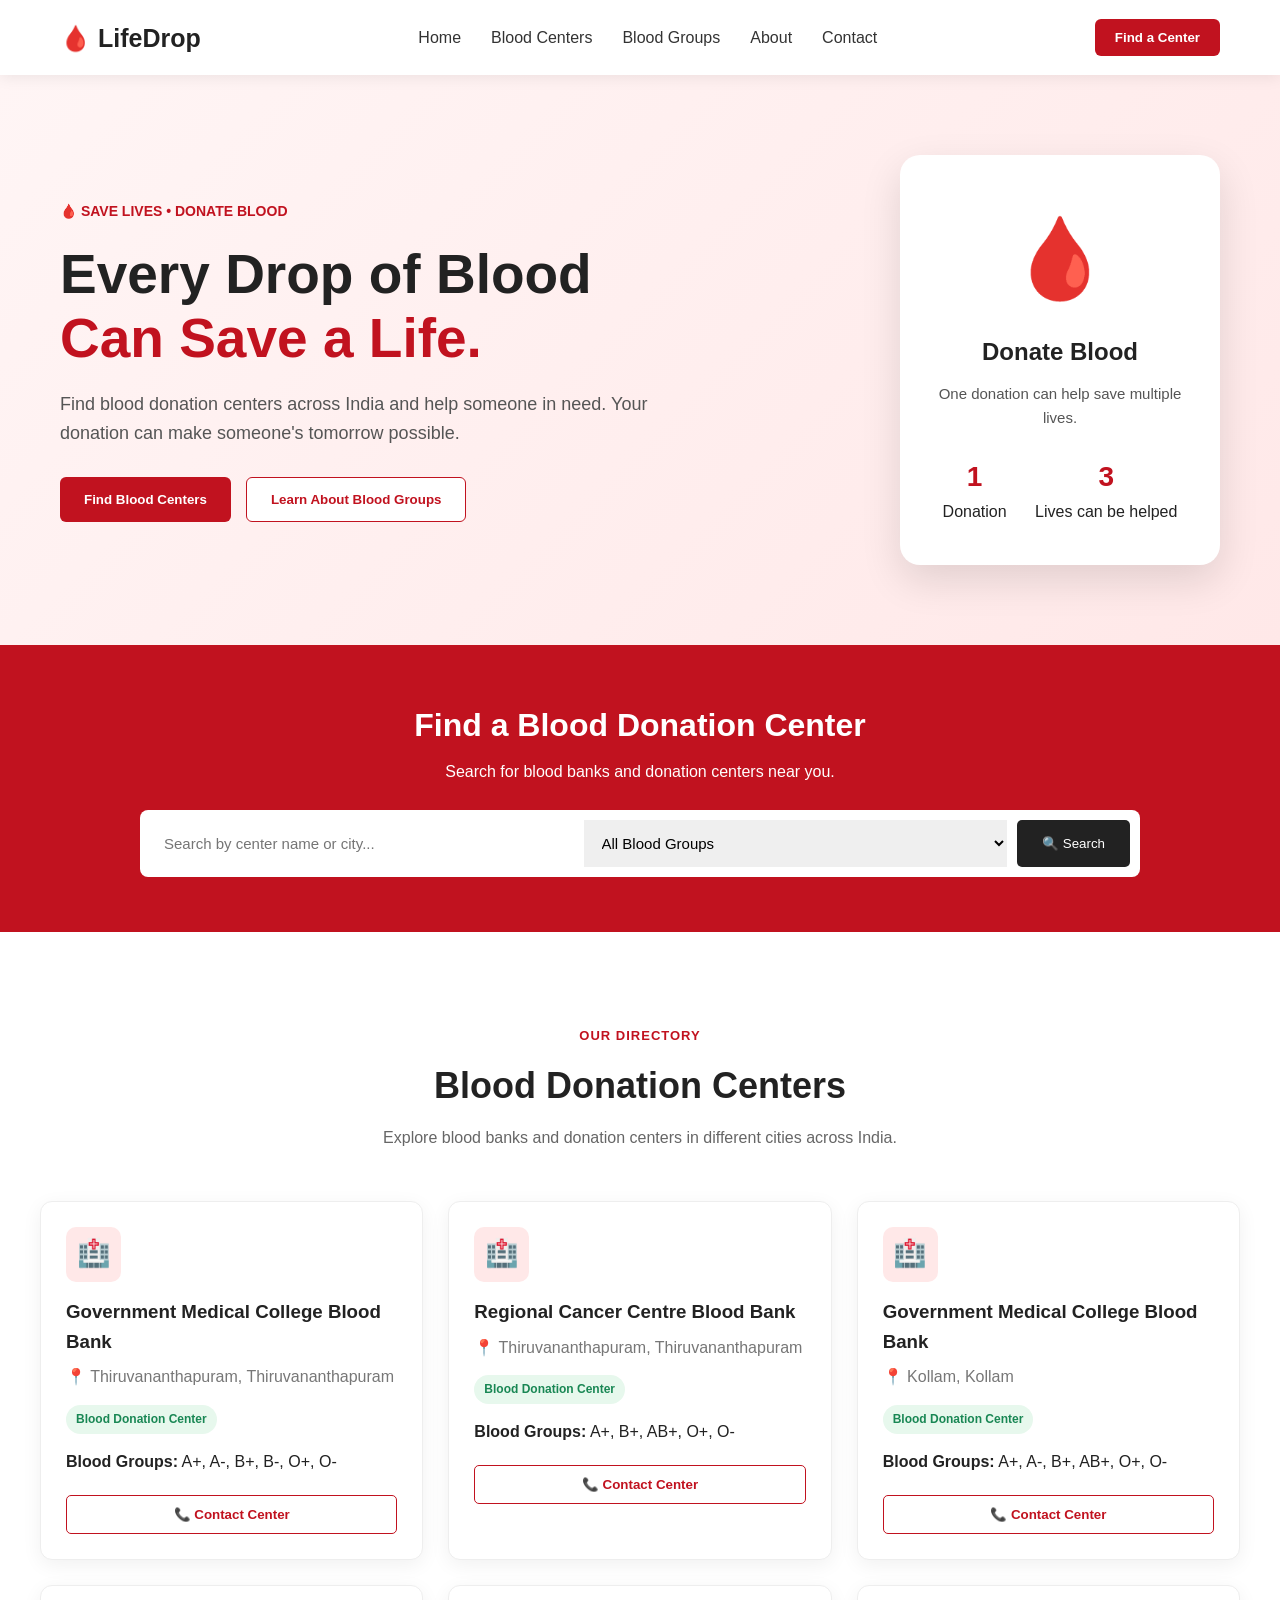
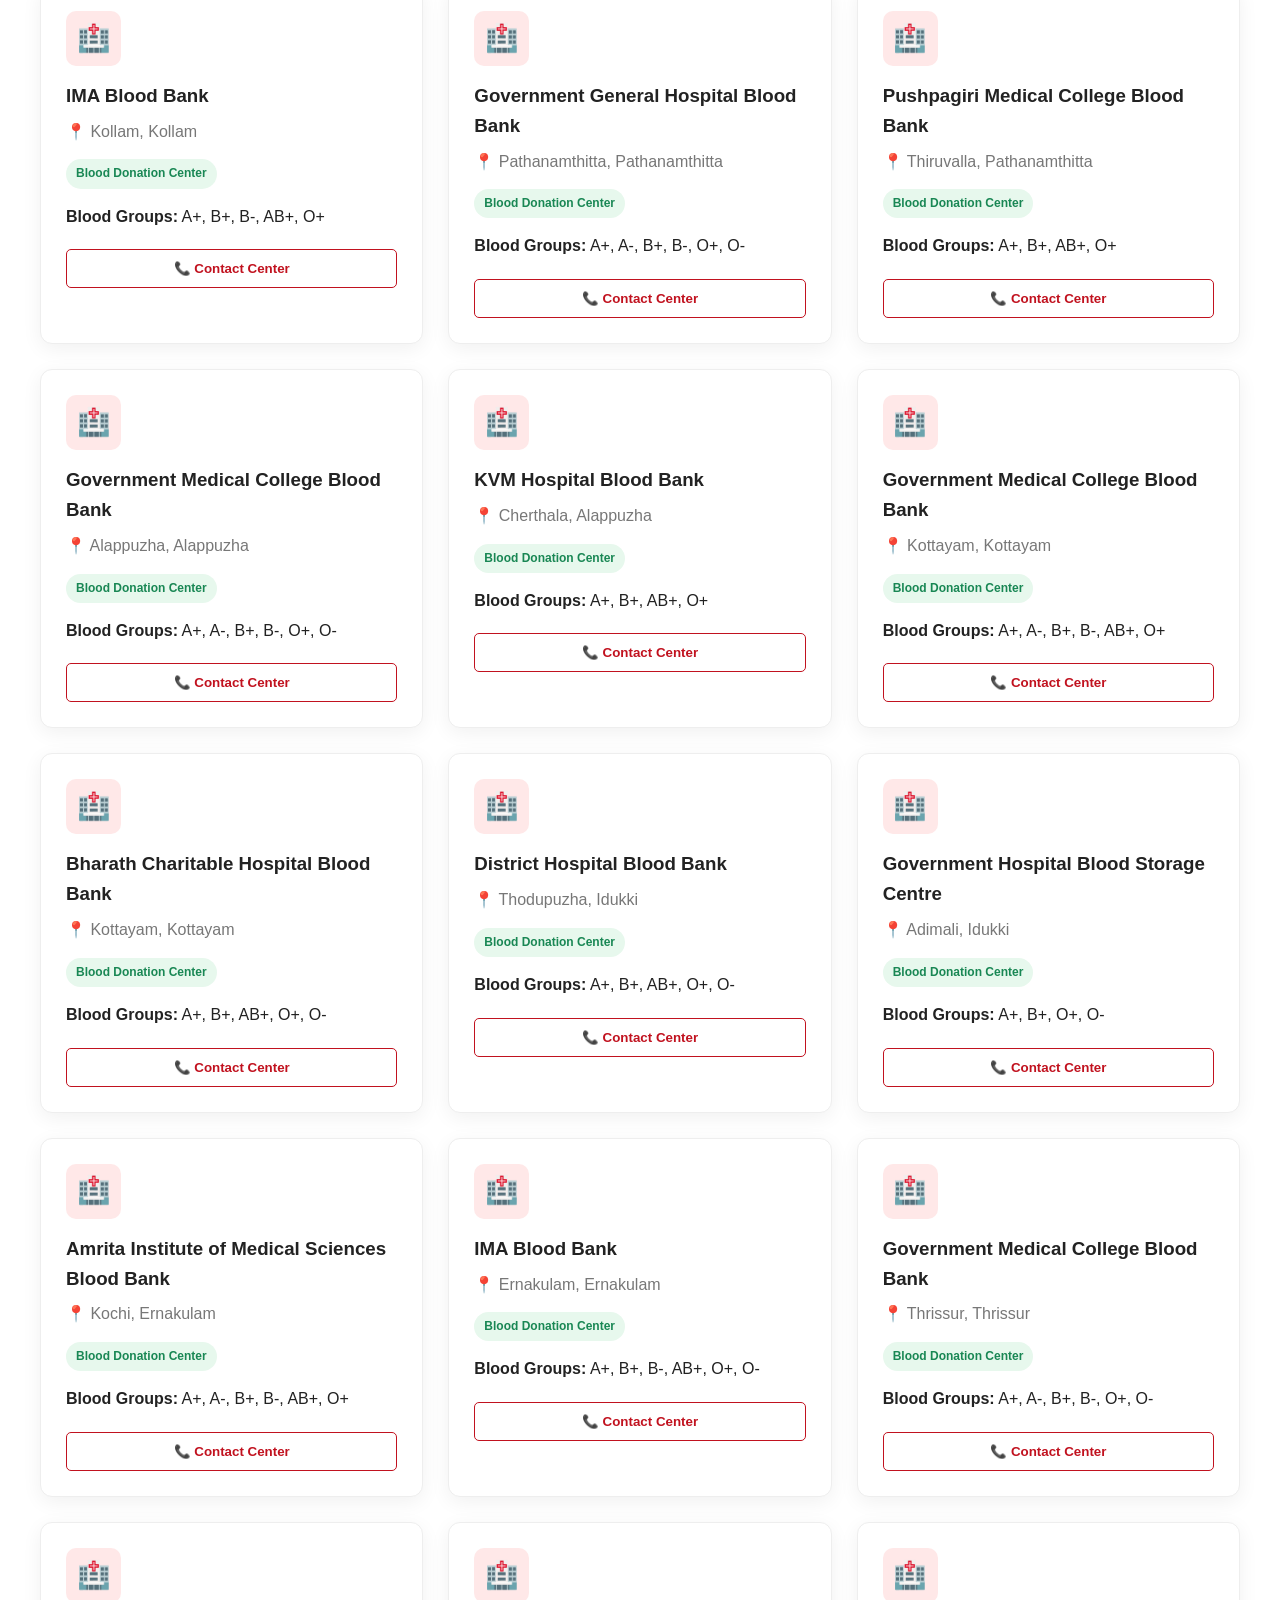
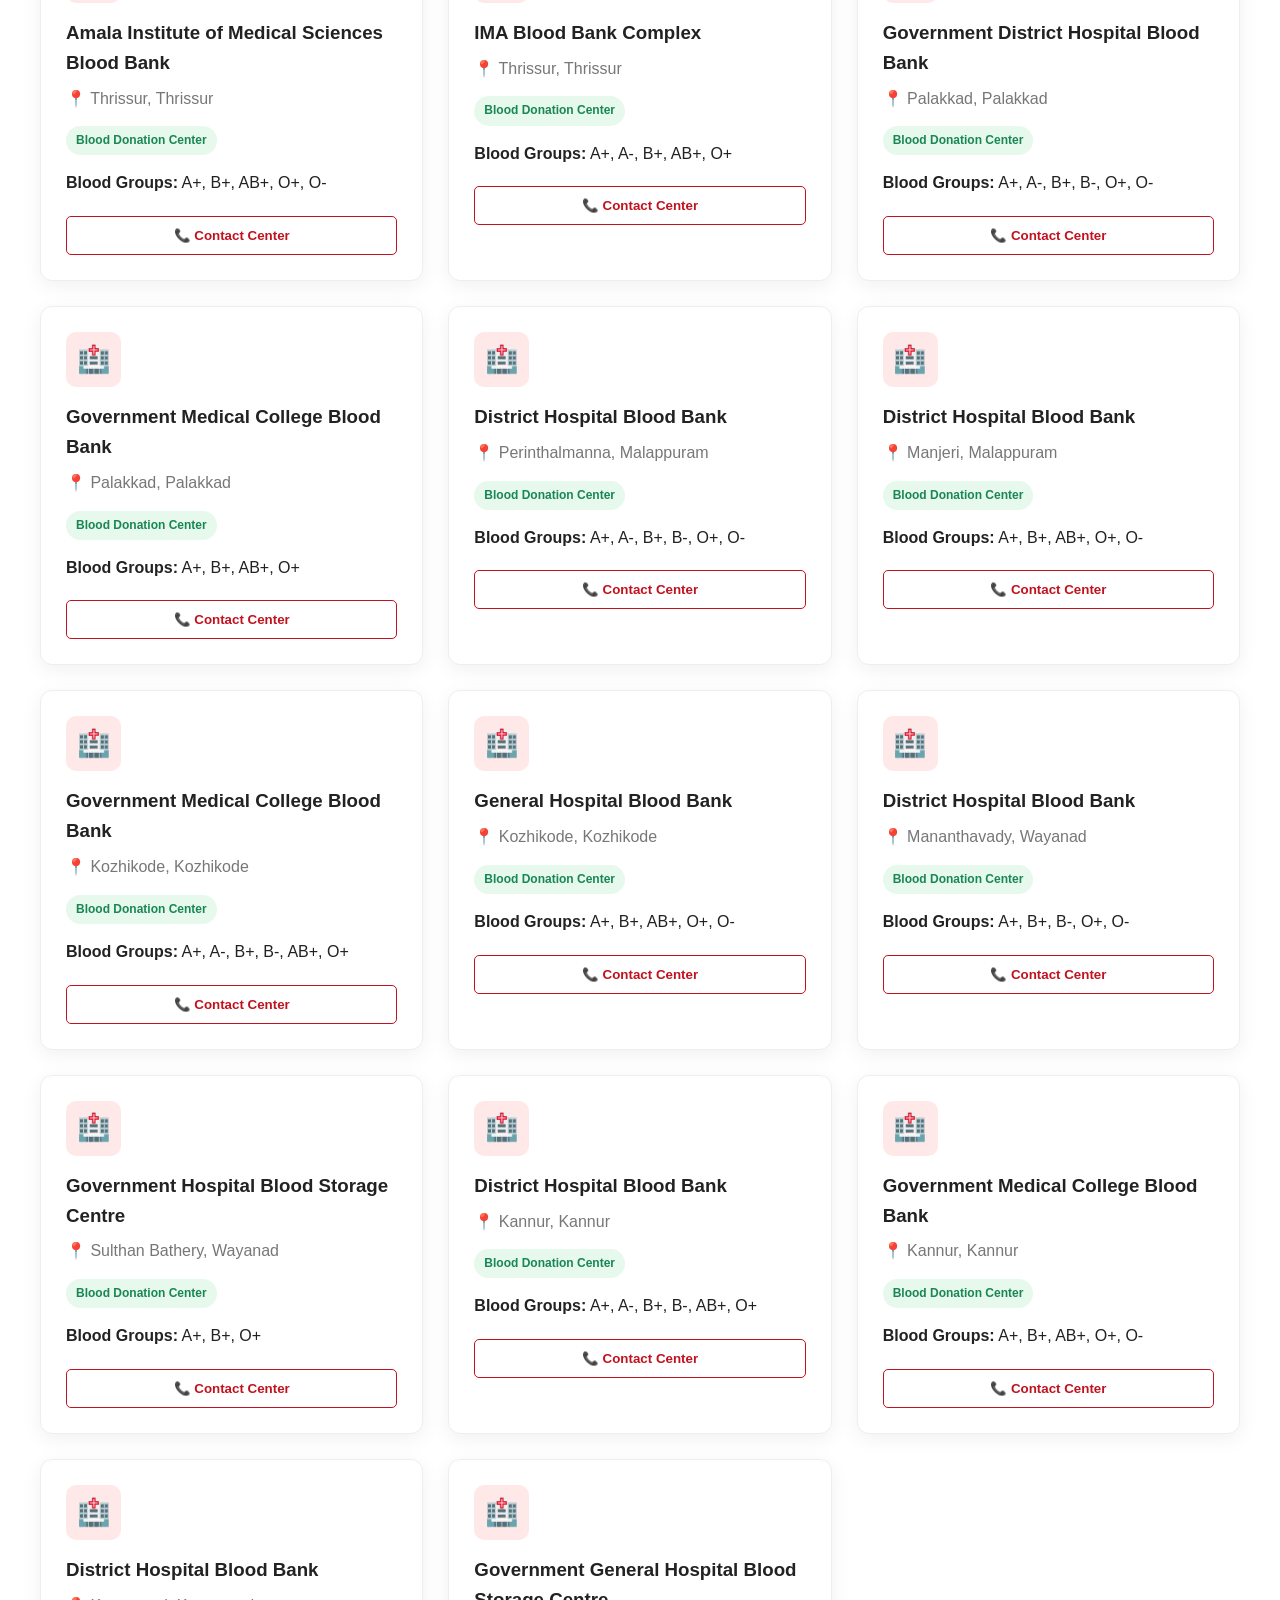
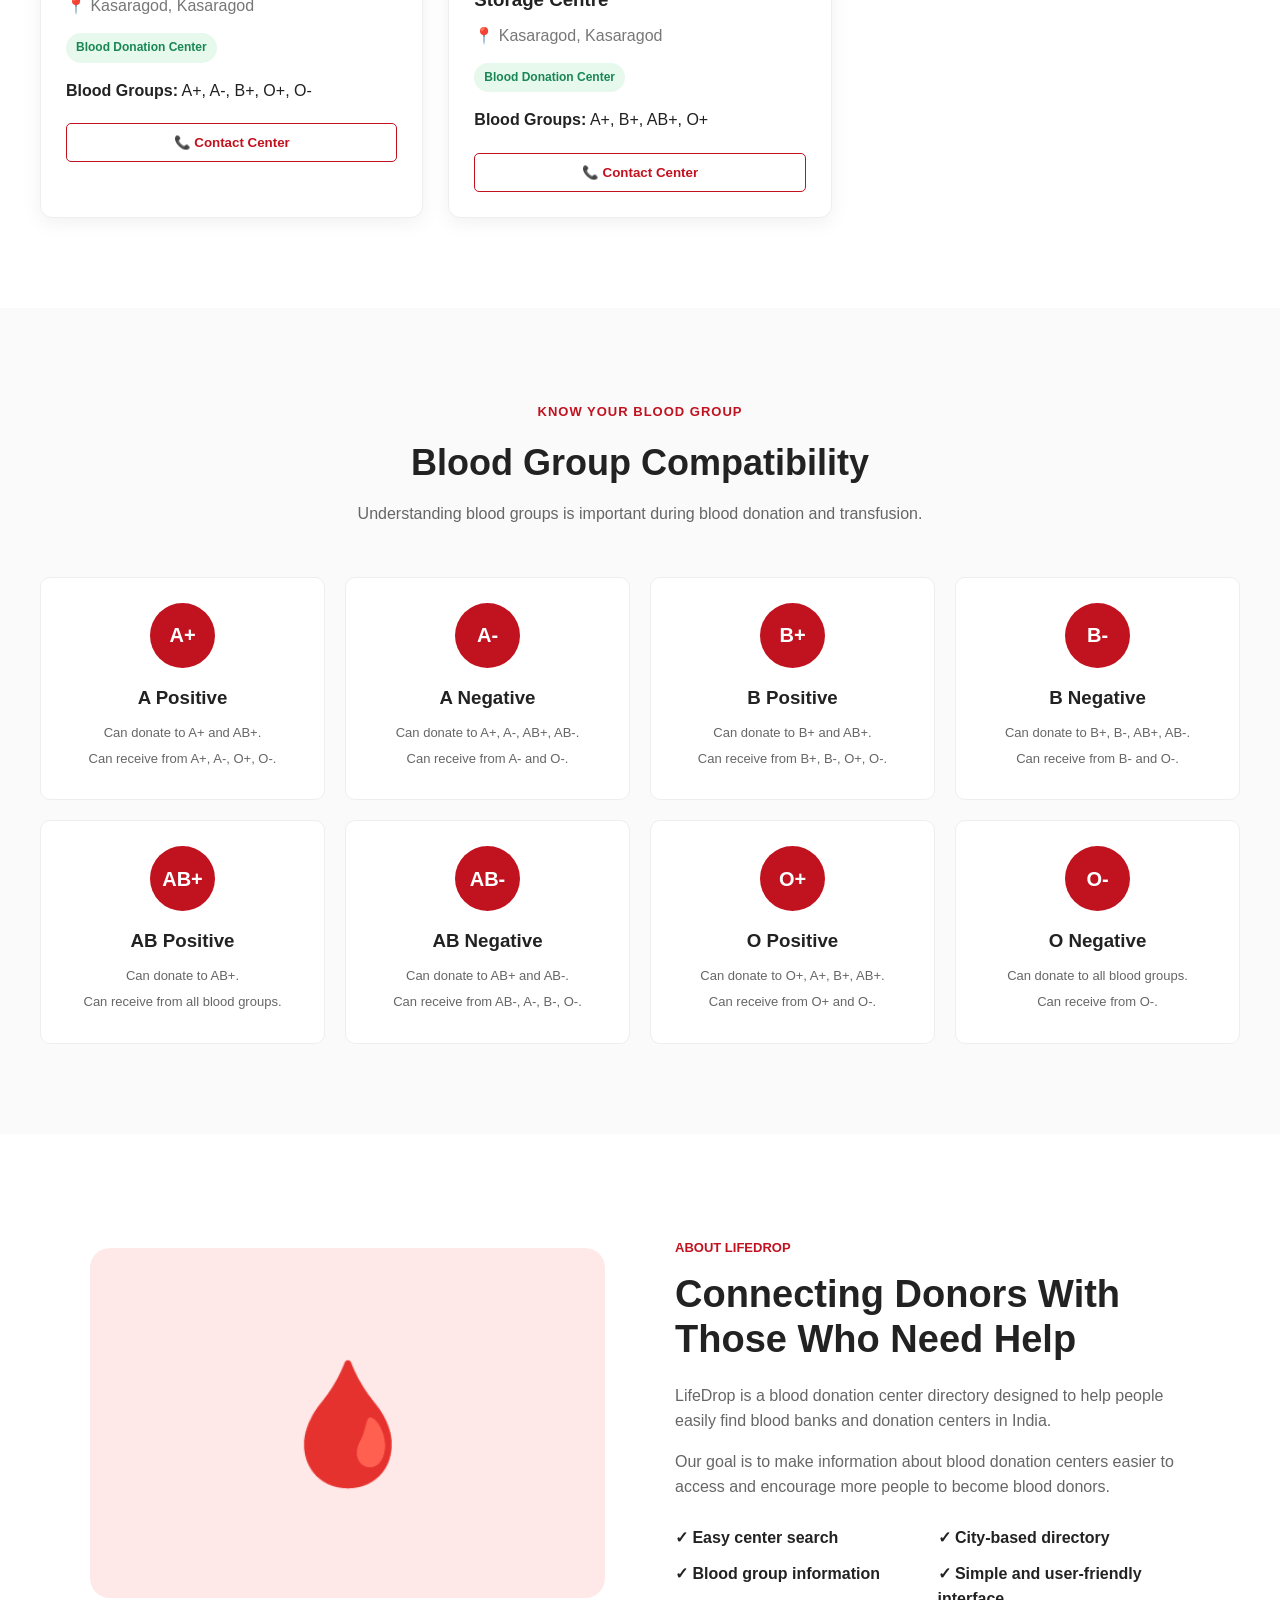
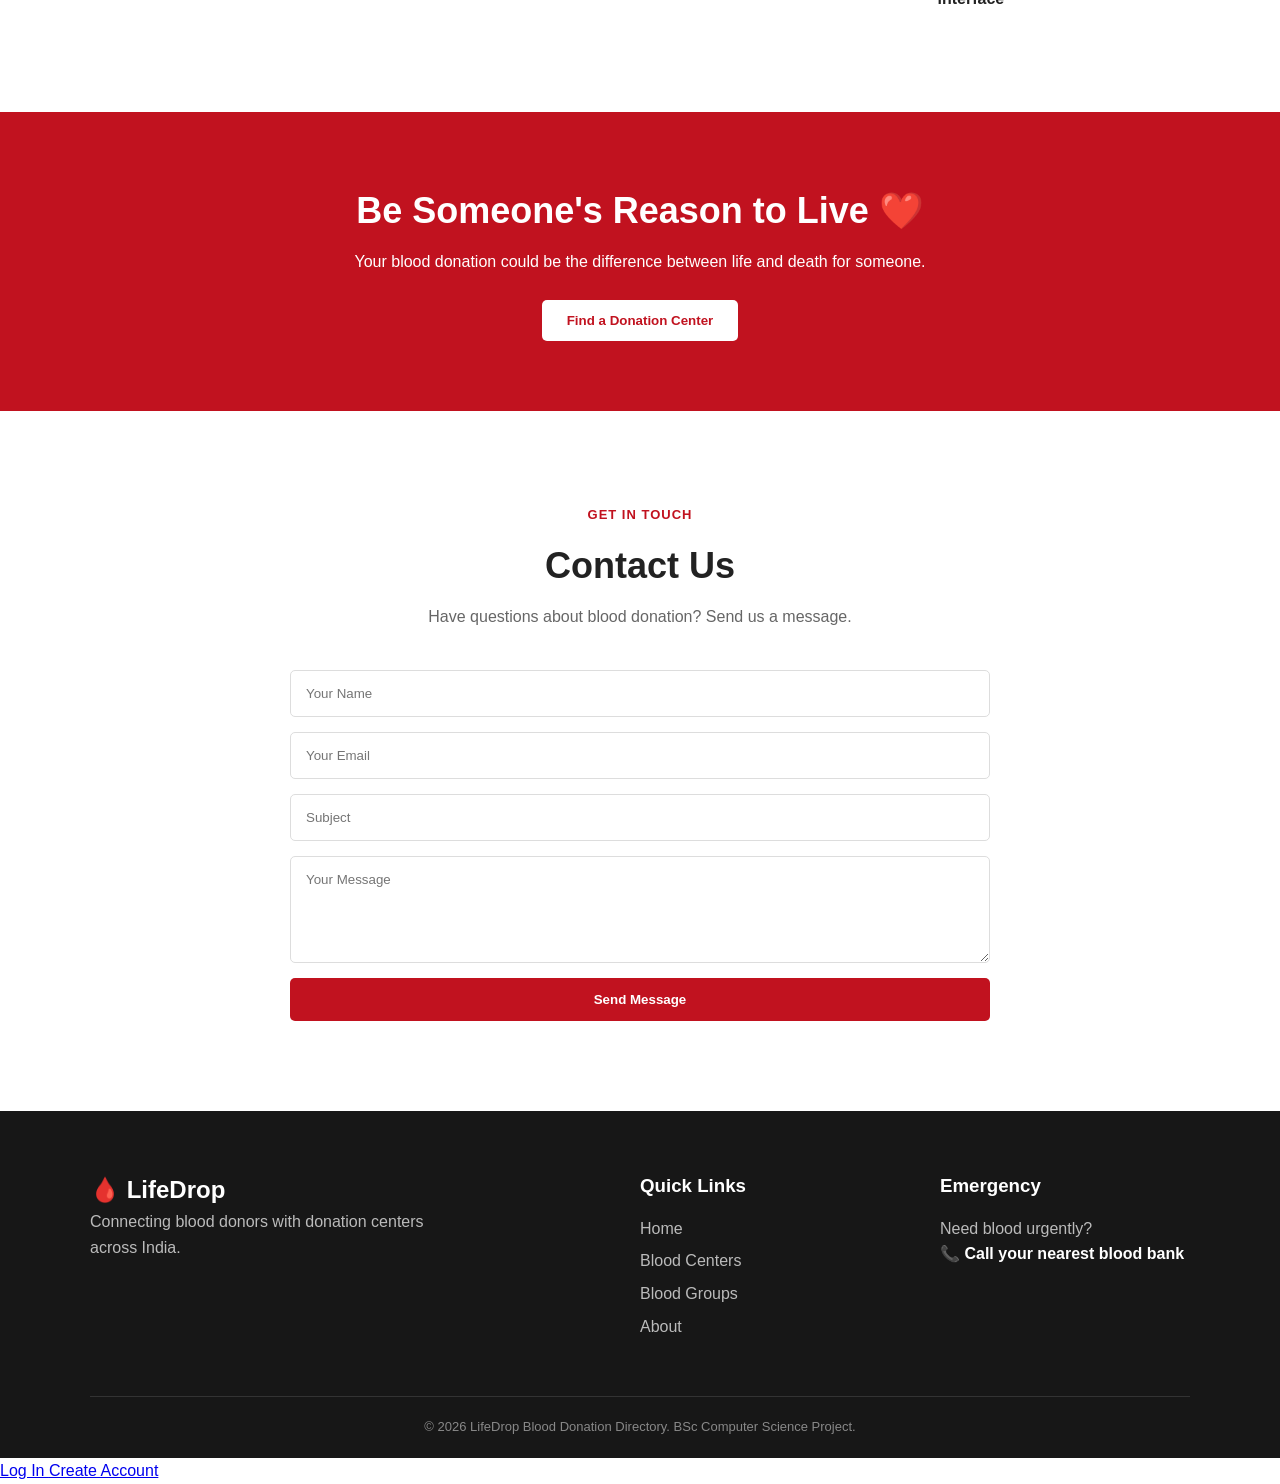
<file: index.html>
<!DOCTYPE html>
<html lang="en">
<head>
    <meta charset="UTF-8">
    <meta name="viewport" content="width=device-width, initial-scale=1.0">

    <title>LifeDrop - Blood Donation Centers</title>

    <link rel="stylesheet" href="style.css">
</head>

<body>

    <!-- ================= NAVBAR ================= -->

    <header>
        <nav class="navbar">

            <div class="logo">
                🩸 <span>LifeDrop</span>
            </div>

            <ul class="nav-links">
                <li><a href="#home">Home</a></li>
                <li><a href="#centers">Blood Centers</a></li>
                <li><a href="#groups">Blood Groups</a></li>
                <li><a href="#about">About</a></li>
                <li><a href="#contact">Contact</a></li>
            </ul>

            <button class="donate-btn" onclick="scrollToCenters()">
                Find a Center
            </button>

        </nav>
    </header>


    <!-- ================= HERO SECTION ================= -->

    <section id="home" class="hero">

        <div class="hero-content">

            <div class="hero-text">

                <span class="small-title">🩸 SAVE LIVES • DONATE BLOOD</span>

                <h1>
                    Every Drop of Blood
                    <span>Can Save a Life.</span>
                </h1>

                <p>
                    Find blood donation centers across India and
                    help someone in need. Your donation can make
                    someone's tomorrow possible.
                </p>

                <div class="hero-buttons">

                    <button class="primary-btn" onclick="scrollToCenters()">
                        Find Blood Centers
                    </button>

                    <button class="secondary-btn" onclick="scrollToGroups()">
                        Learn About Blood Groups
                    </button>

                </div>

            </div>

            <div class="hero-card">

                <div class="blood-drop">
                    🩸
                </div>

                <h2>Donate Blood</h2>

                <p>
                    One donation can help save multiple lives.
                </p>

                <div class="hero-stat">
                    <strong>1</strong>
                    <span>Donation</span>
                </div>

                <div class="hero-stat">
                    <strong>3</strong>
                    <span>Lives can be helped</span>
                </div>

            </div>

        </div>

    </section>


    <!-- ================= SEARCH SECTION ================= -->

    <section class="search-section">

        <div class="search-container">

            <h2>Find a Blood Donation Center</h2>

            <p>
                Search for blood banks and donation centers near you.
            </p>

            <div class="search-box">

                <input
                    type="text"
                    id="searchInput"
                    placeholder="Search by center name or city..."
                >

                <select id="bloodFilter">

                    <option value="all">All Blood Groups</option>
                    <option value="A+">A+</option>
                    <option value="A-">A-</option>
                    <option value="B+">B+</option>
                    <option value="B-">B-</option>
                    <option value="AB+">AB+</option>
                    <option value="AB-">AB-</option>
                    <option value="O+">O+</option>
                    <option value="O-">O-</option>

                </select>

                <button onclick="searchCenters()">
                    🔍 Search
                </button>

            </div>

        </div>

    </section>


    <!-- ================= CENTERS ================= -->

    <section id="centers" class="centers-section">

        <div class="section-heading">

            <span>OUR DIRECTORY</span>

            <h2>Blood Donation Centers</h2>

            <p>
                Explore blood banks and donation centers in different
                cities across India.
            </p>

        </div>

        <div id="centerContainer" class="center-container">

            <!-- Cards will be created using JavaScript -->

        </div>

        <p id="noResults" class="no-results">
            No blood centers found.
        </p>

    </section>


    <!-- ================= BLOOD GROUPS ================= -->

    <section id="groups" class="groups-section">

        <div class="section-heading">

            <span>KNOW YOUR BLOOD GROUP</span>

            <h2>Blood Group Compatibility</h2>

            <p>
                Understanding blood groups is important during
                blood donation and transfusion.
            </p>

        </div>


        <div class="blood-groups">

            <div class="blood-card">
                <div class="blood-type">A+</div>
                <h3>A Positive</h3>
                <p>Can donate to A+ and AB+.</p>
                <p>Can receive from A+, A-, O+, O-.</p>
            </div>


            <div class="blood-card">
                <div class="blood-type">A-</div>
                <h3>A Negative</h3>
                <p>Can donate to A+, A-, AB+, AB-.</p>
                <p>Can receive from A- and O-.</p>
            </div>


            <div class="blood-card">
                <div class="blood-type">B+</div>
                <h3>B Positive</h3>
                <p>Can donate to B+ and AB+.</p>
                <p>Can receive from B+, B-, O+, O-.</p>
            </div>


            <div class="blood-card">
                <div class="blood-type">B-</div>
                <h3>B Negative</h3>
                <p>Can donate to B+, B-, AB+, AB-.</p>
                <p>Can receive from B- and O-.</p>
            </div>


            <div class="blood-card">
                <div class="blood-type">AB+</div>
                <h3>AB Positive</h3>
                <p>Can donate to AB+.</p>
                <p>Can receive from all blood groups.</p>
            </div>


            <div class="blood-card">
                <div class="blood-type">AB-</div>
                <h3>AB Negative</h3>
                <p>Can donate to AB+ and AB-.</p>
                <p>Can receive from AB-, A-, B-, O-.</p>
            </div>


            <div class="blood-card">
                <div class="blood-type">O+</div>
                <h3>O Positive</h3>
                <p>Can donate to O+, A+, B+, AB+.</p>
                <p>Can receive from O+ and O-.</p>
            </div>


            <div class="blood-card">
                <div class="blood-type">O-</div>
                <h3>O Negative</h3>
                <p>Can donate to all blood groups.</p>
                <p>Can receive from O-.</p>
            </div>

        </div>

    </section>


    <!-- ================= ABOUT ================= -->

    <section id="about" class="about-section">

        <div class="about-content">

            <div class="about-image">
                🩸
            </div>

            <div class="about-text">

                <span>ABOUT LIFEDROP</span>

                <h2>
                    Connecting Donors With
                    Those Who Need Help
                </h2>

                <p>
                    LifeDrop is a blood donation center directory
                    designed to help people easily find blood banks
                    and donation centers in India.
                </p>

                <p>
                    Our goal is to make information about blood
                    donation centers easier to access and encourage
                    more people to become blood donors.
                </p>

                <div class="about-points">

                    <div>
                        ✓ Easy center search
                    </div>

                    <div>
                        ✓ City-based directory
                    </div>

                    <div>
                        ✓ Blood group information
                    </div>

                    <div>
                        ✓ Simple and user-friendly interface
                    </div>

                </div>

            </div>

        </div>

    </section>


    <!-- ================= CTA ================= -->

    <section class="cta">

        <h2>Be Someone's Reason to Live ❤️</h2>

        <p>
            Your blood donation could be the difference between
            life and death for someone.
        </p>

        <button onclick="scrollToCenters()">
            Find a Donation Center
        </button>

    </section>


    <!-- ================= CONTACT ================= -->

    <section id="contact" class="contact-section">

        <div class="section-heading">

            <span>GET IN TOUCH</span>

            <h2>Contact Us</h2>

            <p>
                Have questions about blood donation?
                Send us a message.
            </p>

        </div>


        <form class="contact-form" onsubmit="submitForm(event)">

            <input
                type="text"
                id="name"
                placeholder="Your Name"
                required
            >

            <input
                type="email"
                id="email"
                placeholder="Your Email"
                required
            >

            <input
                type="text"
                id="subject"
                placeholder="Subject"
                required
            >

            <textarea
                id="message"
                placeholder="Your Message"
                rows="5"
                required
            ></textarea>

            <button type="submit">
                Send Message
            </button>

        </form>

    </section>


    <!-- ================= FOOTER ================= -->

    <footer>

        <div class="footer-content">

            <div>
                <h2>🩸 LifeDrop</h2>

                <p>
                    Connecting blood donors with
                    donation centers across India.
                </p>
            </div>

            <div>
                <h3>Quick Links</h3>

                <a href="#home">Home</a>
                <a href="#centers">Blood Centers</a>
                <a href="#groups">Blood Groups</a>
                <a href="#about">About</a>
            </div>

            <div>
                <h3>Emergency</h3>

                <p>Need blood urgently?</p>

                <strong>📞 Call your nearest blood bank</strong>
            </div>

        </div>

        <div class="copyright">

            © 2026 LifeDrop Blood Donation Directory.
            BSc Computer Science Project.

        </div>

    </footer>


    <script src="script.js"></script>
    <a href="login.html" class="login-button">
    Log In
</a>
<a href="register.html" class="register-button">
    Create Account
</a>

</body>
</html>
</file>
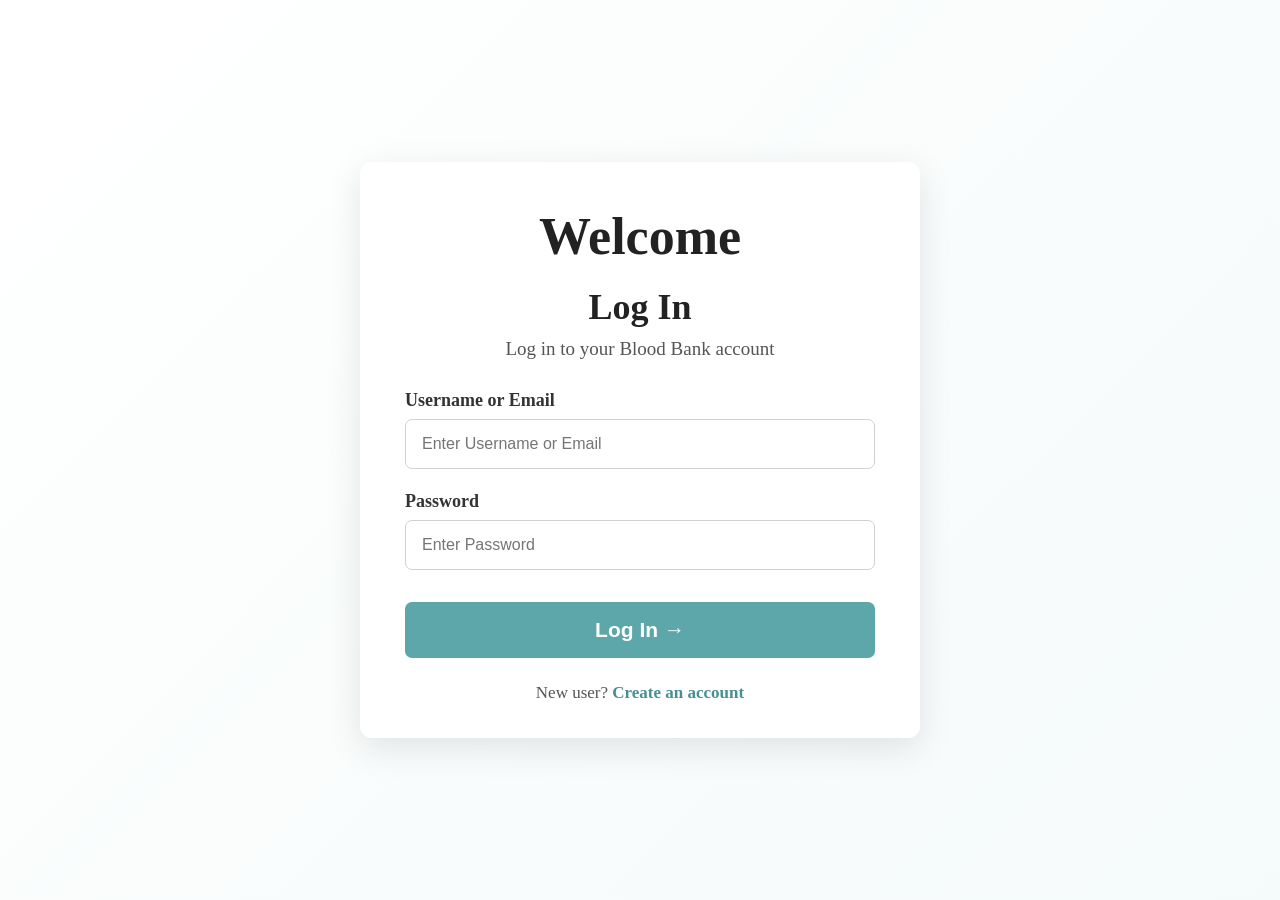
<file: login.html>
<!DOCTYPE html>
<html lang="en">
<head>
    <meta charset="UTF-8">
    <meta name="viewport" content="width=device-width, initial-scale=1.0">
    <title>Login - Blood Bank</title>

    <link rel="stylesheet" href="auth.css">
</head>

<body>

    <div class="auth-container">

        <div class="auth-box">

            <h1>Welcome</h1>
            <h2>Log In</h2>

            <p class="subtitle">
                Log in to your Blood Bank account
            </p>

            <form id="loginForm">

                <div class="input-group">
                    <label for="loginUsername">Username or Email</label>
                    <input
                        type="text"
                        id="loginUsername"
                        placeholder="Enter Username or Email"
                        required
                    >
                </div>

                <div class="input-group">
                    <label for="loginPassword">Password</label>
                    <input
                        type="password"
                        id="loginPassword"
                        placeholder="Enter Password"
                        required
                    >
                </div>

                <button type="submit" class="auth-button">
                    Log In →
                </button>

            </form>

            <p id="loginMessage" class="message"></p>

            <p class="switch-text">
                New user?
                <a href="register.html">Create an account</a>
            </p>

        </div>

    </div>

    <script src="auth.js"></script>

</body>
</html>
</file>
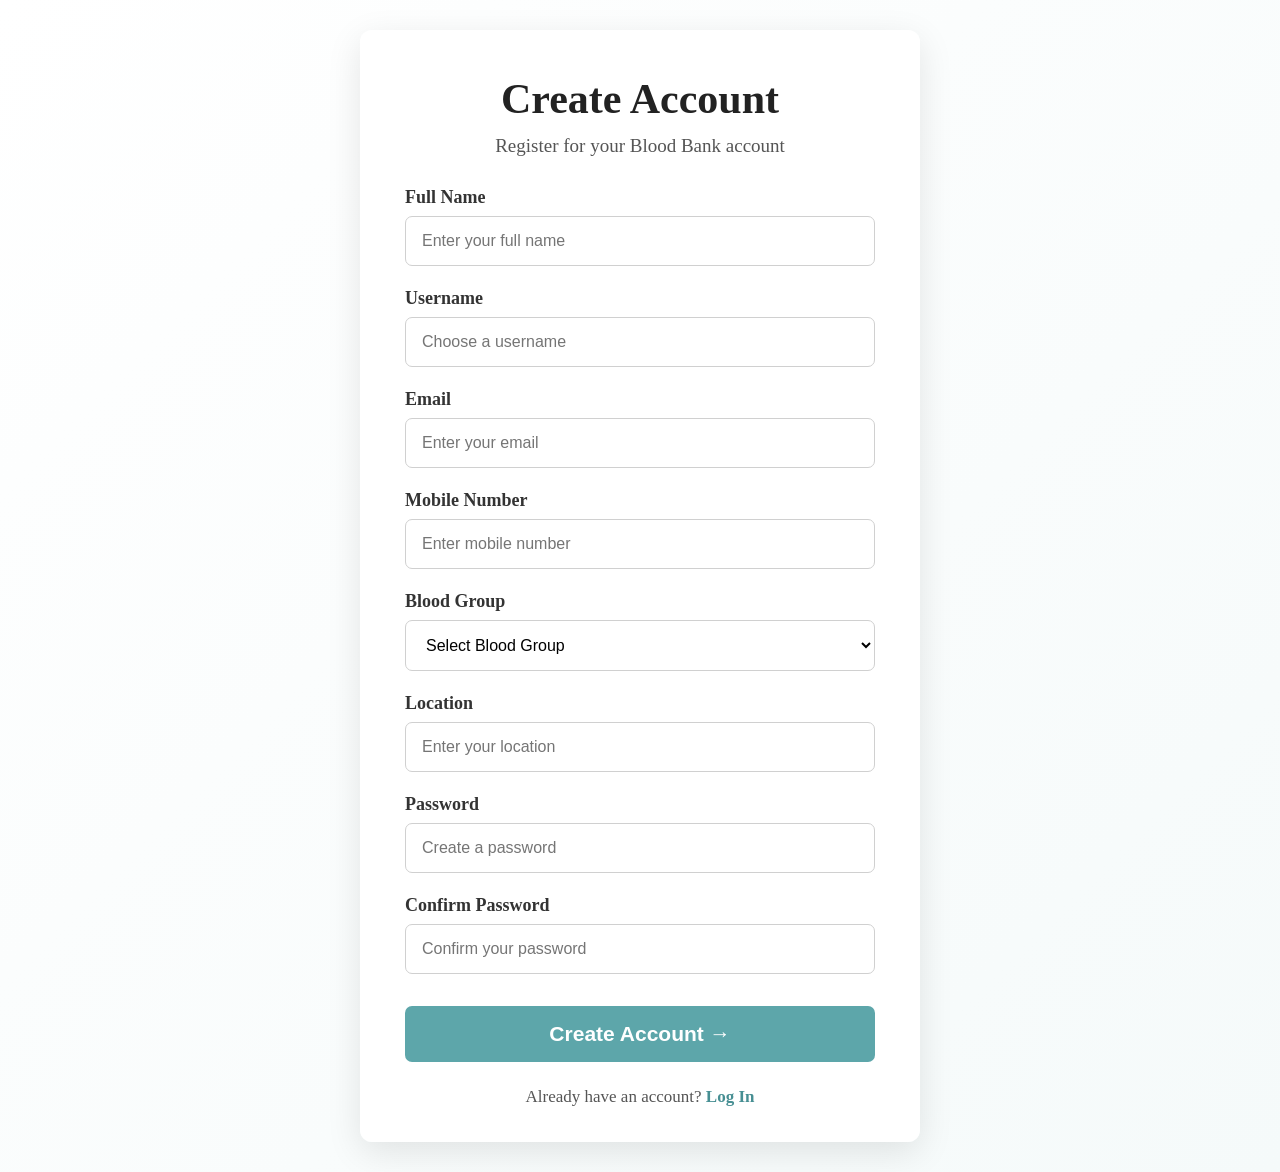
<file: register.html>
<!DOCTYPE html>
<html lang="en">
<head>
    <meta charset="UTF-8">
    <meta name="viewport" content="width=device-width, initial-scale=1.0">

    <title>Create Account - Blood Bank</title>

    <link rel="stylesheet" href="auth.css">
</head>

<body>

    <div class="auth-container">

        <div class="auth-box register-box">

            <h1>Create Account</h1>

            <p class="subtitle">
                Register for your Blood Bank account
            </p>

            <form id="registerForm">

                <div class="input-group">
                    <label for="fullName">Full Name</label>

                    <input
                        type="text"
                        id="fullName"
                        placeholder="Enter your full name"
                        required
                    >
                </div>


                <div class="input-group">
                    <label for="username">Username</label>

                    <input
                        type="text"
                        id="username"
                        placeholder="Choose a username"
                        required
                    >
                </div>


                <div class="input-group">
                    <label for="email">Email</label>

                    <input
                        type="email"
                        id="email"
                        placeholder="Enter your email"
                        required
                    >
                </div>


                <div class="input-group">
                    <label for="phone">Mobile Number</label>

                    <input
                        type="tel"
                        id="phone"
                        placeholder="Enter mobile number"
                        required
                    >
                </div>


                <div class="input-group">
                    <label for="bloodGroup">Blood Group</label>

                    <select id="bloodGroup" required>

                        <option value="">Select Blood Group</option>

                        <option value="A+">A+</option>
                        <option value="A-">A-</option>

                        <option value="B+">B+</option>
                        <option value="B-">B-</option>

                        <option value="AB+">AB+</option>
                        <option value="AB-">AB-</option>

                        <option value="O+">O+</option>
                        <option value="O-">O-</option>

                    </select>
                </div>


                <div class="input-group">
                    <label for="location">Location</label>

                    <input
                        type="text"
                        id="location"
                        placeholder="Enter your location"
                        required
                    >
                </div>


                <div class="input-group">
                    <label for="password">Password</label>

                    <input
                        type="password"
                        id="password"
                        placeholder="Create a password"
                        required
                    >
                </div>


                <div class="input-group">
                    <label for="confirmPassword">Confirm Password</label>

                    <input
                        type="password"
                        id="confirmPassword"
                        placeholder="Confirm your password"
                        required
                    >
                </div>


                <button type="submit" class="auth-button">
                    Create Account →
                </button>

            </form>

            <p id="registerMessage" class="message"></p>

            <p class="switch-text">
                Already have an account?
                <a href="login.html">Log In</a>
            </p>

        </div>

    </div>

    <script src="auth.js"></script>

</body>
</html>
</file>
<file: style.css>
/* ================= GENERAL ================= */

* {
    margin: 0;
    padding: 0;
    box-sizing: border-box;
}

html {
    scroll-behavior: smooth;
}

body {
    font-family: Arial, Helvetica, sans-serif;
    background: #ffffff;
    color: #222;
    line-height: 1.6;
}

button {
    cursor: pointer;
}


/* ================= NAVBAR ================= */

header {
    background: white;
    position: sticky;
    top: 0;
    z-index: 1000;
    box-shadow: 0 2px 15px rgba(0,0,0,0.08);
}

.navbar {
    max-width: 1200px;
    margin: auto;

    height: 75px;

    display: flex;
    align-items: center;
    justify-content: space-between;

    padding: 0 20px;
}

.logo {
    font-size: 25px;
    font-weight: bold;
    color: #c1121f;
}

.logo span {
    color: #222;
}

.nav-links {
    display: flex;
    gap: 30px;
    list-style: none;
}

.nav-links a {
    text-decoration: none;
    color: #333;
    font-weight: 500;
}

.nav-links a:hover {
    color: #c1121f;
}

.donate-btn {
    background: #c1121f;
    color: white;

    border: none;
    border-radius: 6px;

    padding: 11px 20px;

    font-weight: bold;
}

.donate-btn:hover {
    background: #a50e19;
}


/* ================= HERO ================= */

.hero {
    background: linear-gradient(
        135deg,
        #fff5f5,
        #ffe8e8
    );

    min-height: 570px;

    display: flex;
    align-items: center;
}

.hero-content {
    max-width: 1200px;
    width: 100%;

    margin: auto;

    padding: 70px 20px;

    display: flex;
    justify-content: space-between;
    align-items: center;

    gap: 70px;
}

.hero-text {
    max-width: 650px;
}

.small-title {
    color: #c1121f;
    font-weight: bold;
    font-size: 14px;
}

.hero h1 {
    font-size: 55px;
    line-height: 1.15;

    margin: 20px 0;
}

.hero h1 span {
    display: block;
    color: #c1121f;
}

.hero p {
    color: #555;
    font-size: 18px;

    max-width: 600px;

    margin-bottom: 30px;
}

.hero-buttons {
    display: flex;
    gap: 15px;
}

.primary-btn,
.secondary-btn {
    padding: 14px 24px;

    border-radius: 6px;

    font-weight: bold;

    border: none;
}

.primary-btn {
    background: #c1121f;
    color: white;
}

.secondary-btn {
    background: white;
    color: #c1121f;

    border: 1px solid #c1121f;
}


/* HERO CARD */

.hero-card {
    background: white;

    width: 320px;

    padding: 40px 30px;

    border-radius: 20px;

    text-align: center;

    box-shadow: 0 15px 40px rgba(0,0,0,0.12);
}

.blood-drop {
    font-size: 80px;
    margin-bottom: 10px;
}

.hero-card h2 {
    margin-bottom: 10px;
}

.hero-card p {
    font-size: 15px;
    margin-bottom: 25px;
}

.hero-stat {
    display: inline-flex;
    flex-direction: column;

    margin: 0 12px;
}

.hero-stat strong {
    color: #c1121f;
    font-size: 28px;
}


/* ================= SEARCH ================= */

.search-section {
    background: #c1121f;
    color: white;

    padding: 55px 20px;
}

.search-container {
    max-width: 1000px;
    margin: auto;
    text-align: center;
}

.search-container h2 {
    font-size: 32px;
}

.search-container p {
    margin: 8px 0 25px;
}

.search-box {
    background: white;

    padding: 10px;

    border-radius: 8px;

    display: flex;

    gap: 10px;
}

.search-box input,
.search-box select {
    flex: 1;

    border: none;
    outline: none;

    padding: 14px;

    font-size: 15px;
}

.search-box button {
    background: #222;
    color: white;

    border: none;
    border-radius: 5px;

    padding: 0 25px;
}


/* ================= SECTION HEADING ================= */

.section-heading {
    text-align: center;

    max-width: 700px;

    margin: auto;
}

.section-heading span {
    color: #c1121f;

    font-size: 13px;

    font-weight: bold;

    letter-spacing: 1px;
}

.section-heading h2 {
    font-size: 36px;

    margin: 10px 0;
}

.section-heading p {
    color: #666;
}


/* ================= CENTERS ================= */

.centers-section {
    padding: 90px 20px;
}

.center-container {
    max-width: 1200px;

    margin: 50px auto 0;

    display: grid;

    grid-template-columns: repeat(3, 1fr);

    gap: 25px;
}

.center-card {
    background: white;

    border: 1px solid #eee;

    border-radius: 12px;

    padding: 25px;

    box-shadow: 0 5px 20px rgba(0,0,0,0.06);

    transition: 0.3s;
}

.center-card:hover {
    transform: translateY(-5px);

    box-shadow: 0 10px 30px rgba(0,0,0,0.12);
}

.center-icon {
    width: 55px;
    height: 55px;

    display: flex;
    align-items: center;
    justify-content: center;

    background: #ffe8e8;

    border-radius: 10px;

    font-size: 27px;

    margin-bottom: 15px;
}

.center-card h3 {
    margin-bottom: 8px;
}

.center-location {
    color: #777;

    margin-bottom: 15px;
}

.available {
    display: inline-block;

    background: #e7f8ed;
    color: #198754;

    padding: 5px 10px;

    border-radius: 20px;

    font-size: 12px;

    font-weight: bold;
}

.center-card button {
    width: 100%;

    margin-top: 20px;

    padding: 11px;

    border: 1px solid #c1121f;

    background: white;

    color: #c1121f;

    border-radius: 5px;

    font-weight: bold;
}

.center-card button:hover {
    background: #c1121f;
    color: white;
}

.no-results {
    display: none;

    text-align: center;

    margin-top: 40px;

    color: #c1121f;

    font-weight: bold;
}


/* ================= BLOOD GROUPS ================= */

.groups-section {
    background: #fafafa;

    padding: 90px 20px;
}

.blood-groups {
    max-width: 1200px;

    margin: 50px auto 0;

    display: grid;

    grid-template-columns: repeat(4, 1fr);

    gap: 20px;
}

.blood-card {
    background: white;

    padding: 25px;

    border-radius: 10px;

    text-align: center;

    border: 1px solid #eee;
}

.blood-type {
    width: 65px;
    height: 65px;

    margin: auto;

    display: flex;
    align-items: center;
    justify-content: center;

    background: #c1121f;

    color: white;

    border-radius: 50%;

    font-size: 20px;

    font-weight: bold;

    margin-bottom: 15px;
}

.blood-card h3 {
    margin-bottom: 10px;
}

.blood-card p {
    color: #666;

    font-size: 13px;

    margin-bottom: 5px;
}


/* ================= ABOUT ================= */

.about-section {
    padding: 100px 20px;
}

.about-content {
    max-width: 1100px;

    margin: auto;

    display: grid;

    grid-template-columns: 1fr 1fr;

    gap: 70px;

    align-items: center;
}

.about-image {
    background: #ffe8e8;

    min-height: 350px;

    border-radius: 20px;

    display: flex;
    align-items: center;
    justify-content: center;

    font-size: 120px;
}

.about-text > span {
    color: #c1121f;

    font-weight: bold;

    font-size: 13px;
}

.about-text h2 {
    font-size: 38px;

    line-height: 1.2;

    margin: 12px 0 20px;
}

.about-text p {
    color: #666;

    margin-bottom: 15px;
}

.about-points {
    display: grid;

    grid-template-columns: 1fr 1fr;

    gap: 10px;

    margin-top: 25px;

    font-weight: bold;
}


/* ================= CTA ================= */

.cta {
    background: #c1121f;

    color: white;

    text-align: center;

    padding: 70px 20px;
}

.cta h2 {
    font-size: 36px;
}

.cta p {
    margin: 10px auto 25px;

    max-width: 600px;
}

.cta button {
    background: white;

    color: #c1121f;

    border: none;

    padding: 13px 25px;

    border-radius: 5px;

    font-weight: bold;
}


/* ================= CONTACT ================= */

.contact-section {
    padding: 90px 20px;
}

.contact-form {
    max-width: 700px;

    margin: 40px auto 0;

    display: flex;

    flex-direction: column;

    gap: 15px;
}

.contact-form input,
.contact-form textarea {
    padding: 15px;

    border: 1px solid #ddd;

    border-radius: 5px;

    font-family: inherit;

    outline: none;
}

.contact-form input:focus,
.contact-form textarea:focus {
    border-color: #c1121f;
}

.contact-form button {
    background: #c1121f;

    color: white;

    border: none;

    padding: 14px;

    border-radius: 5px;

    font-weight: bold;
}


/* ================= FOOTER ================= */

footer {
    background: #171717;

    color: white;

    padding: 60px 20px 20px;
}

.footer-content {
    max-width: 1100px;

    margin: auto;

    display: grid;

    grid-template-columns: 2fr 1fr 1fr;

    gap: 50px;
}

.footer-content h2 {
    color: #fff;
}

.footer-content h3 {
    margin-bottom: 15px;
}

.footer-content p {
    color: #bbb;

    max-width: 350px;
}

.footer-content a {
    display: block;

    color: #bbb;

    text-decoration: none;

    margin-bottom: 7px;
}

.footer-content a:hover {
    color: white;
}

.copyright {
    max-width: 1100px;

    margin: 50px auto 0;

    padding-top: 20px;

    border-top: 1px solid #333;

    text-align: center;

    color: #888;

    font-size: 13px;
}


/* ================= RESPONSIVE ================= */

@media (max-width: 900px) {

    .nav-links {
        display: none;
    }

    .hero-content {
        flex-direction: column;
        text-align: center;
    }

    .hero-buttons {
        justify-content: center;
    }

    .center-container {
        grid-template-columns: repeat(2, 1fr);
    }

    .blood-groups {
        grid-template-columns: repeat(2, 1fr);
    }

    .about-content {
        grid-template-columns: 1fr;
    }

}


@media (max-width: 600px) {

    .hero h1 {
        font-size: 40px;
    }

    .hero-card {
        width: 100%;
    }

    .search-box {
        flex-direction: column;
    }

    .search-box button {
        padding: 12px;
    }

    .center-container {
        grid-template-columns: 1fr;
    }

    .blood-groups {
        grid-template-columns: 1fr;
    }

    .about-points {
        grid-template-columns: 1fr;
    }

    .footer-content {
        grid-template-columns: 1fr;
    }

}
</file>
<file: auth.css>
* {
    margin: 0;
    padding: 0;
    box-sizing: border-box;
}

body {
    font-family: Georgia, "Times New Roman", serif;

    min-height: 100vh;

    background: linear-gradient(
        135deg,
        #ffffff,
        #f5fafa
    );

    display: flex;
    justify-content: center;
    align-items: center;

    padding: 30px 15px;
}


.auth-container {
    width: 100%;
    display: flex;
    justify-content: center;
}


.auth-box {
    width: 100%;
    max-width: 560px;

    background: rgba(255, 255, 255, 0.96);

    padding: 45px 45px 35px;

    border-radius: 12px;

    box-shadow:
        0 10px 35px rgba(0, 0, 0, 0.10);

    text-align: center;
}


.auth-box h1 {
    font-size: 52px;
    color: #222;
    margin-bottom: 20px;
}


.auth-box h2 {
    font-size: 36px;
    color: #222;
    margin-bottom: 10px;
}


.subtitle {
    color: #555;
    font-size: 19px;
    margin-bottom: 30px;
}


.input-group {
    text-align: left;
    margin-bottom: 22px;
}


.input-group label {
    display: block;

    font-size: 18px;
    font-weight: bold;

    color: #333;

    margin-bottom: 8px;
}


.input-group input,
.input-group select {
    width: 100%;

    padding: 15px 16px;

    font-size: 16px;

    border: 1px solid #d0d0d0;

    border-radius: 7px;

    outline: none;

    background: #fff;

    transition: 0.2s;
}


.input-group input:focus,
.input-group select:focus {
    border-color: #5da6aa;

    box-shadow:
        0 0 0 3px rgba(93, 166, 170, 0.15);
}


.auth-button {
    width: 100%;

    padding: 16px;

    margin-top: 10px;

    border: none;

    border-radius: 7px;

    background: #5da6aa;

    color: white;

    font-size: 21px;

    font-weight: bold;

    cursor: pointer;

    transition: 0.2s;
}


.auth-button:hover {
    background: #478f93;

    transform: translateY(-1px);
}


.switch-text {
    margin-top: 25px;

    font-size: 17px;

    color: #555;
}


.switch-text a {
    color: #478f93;

    font-weight: bold;

    text-decoration: none;
}


.switch-text a:hover {
    text-decoration: underline;
}


.message {
    margin-top: 15px;

    font-size: 16px;

    font-weight: bold;
}


/* Registration page */

.register-box h1 {
    font-size: 42px;
    margin-bottom: 12px;
}


/* Mobile */

@media (max-width: 600px) {

    body {
        padding: 15px;
    }

    .auth-box {
        padding: 30px 22px;
    }

    .auth-box h1 {
        font-size: 40px;
    }

    .auth-box h2 {
        font-size: 30px;
    }

    .subtitle {
        font-size: 17px;
    }
}
</file>
